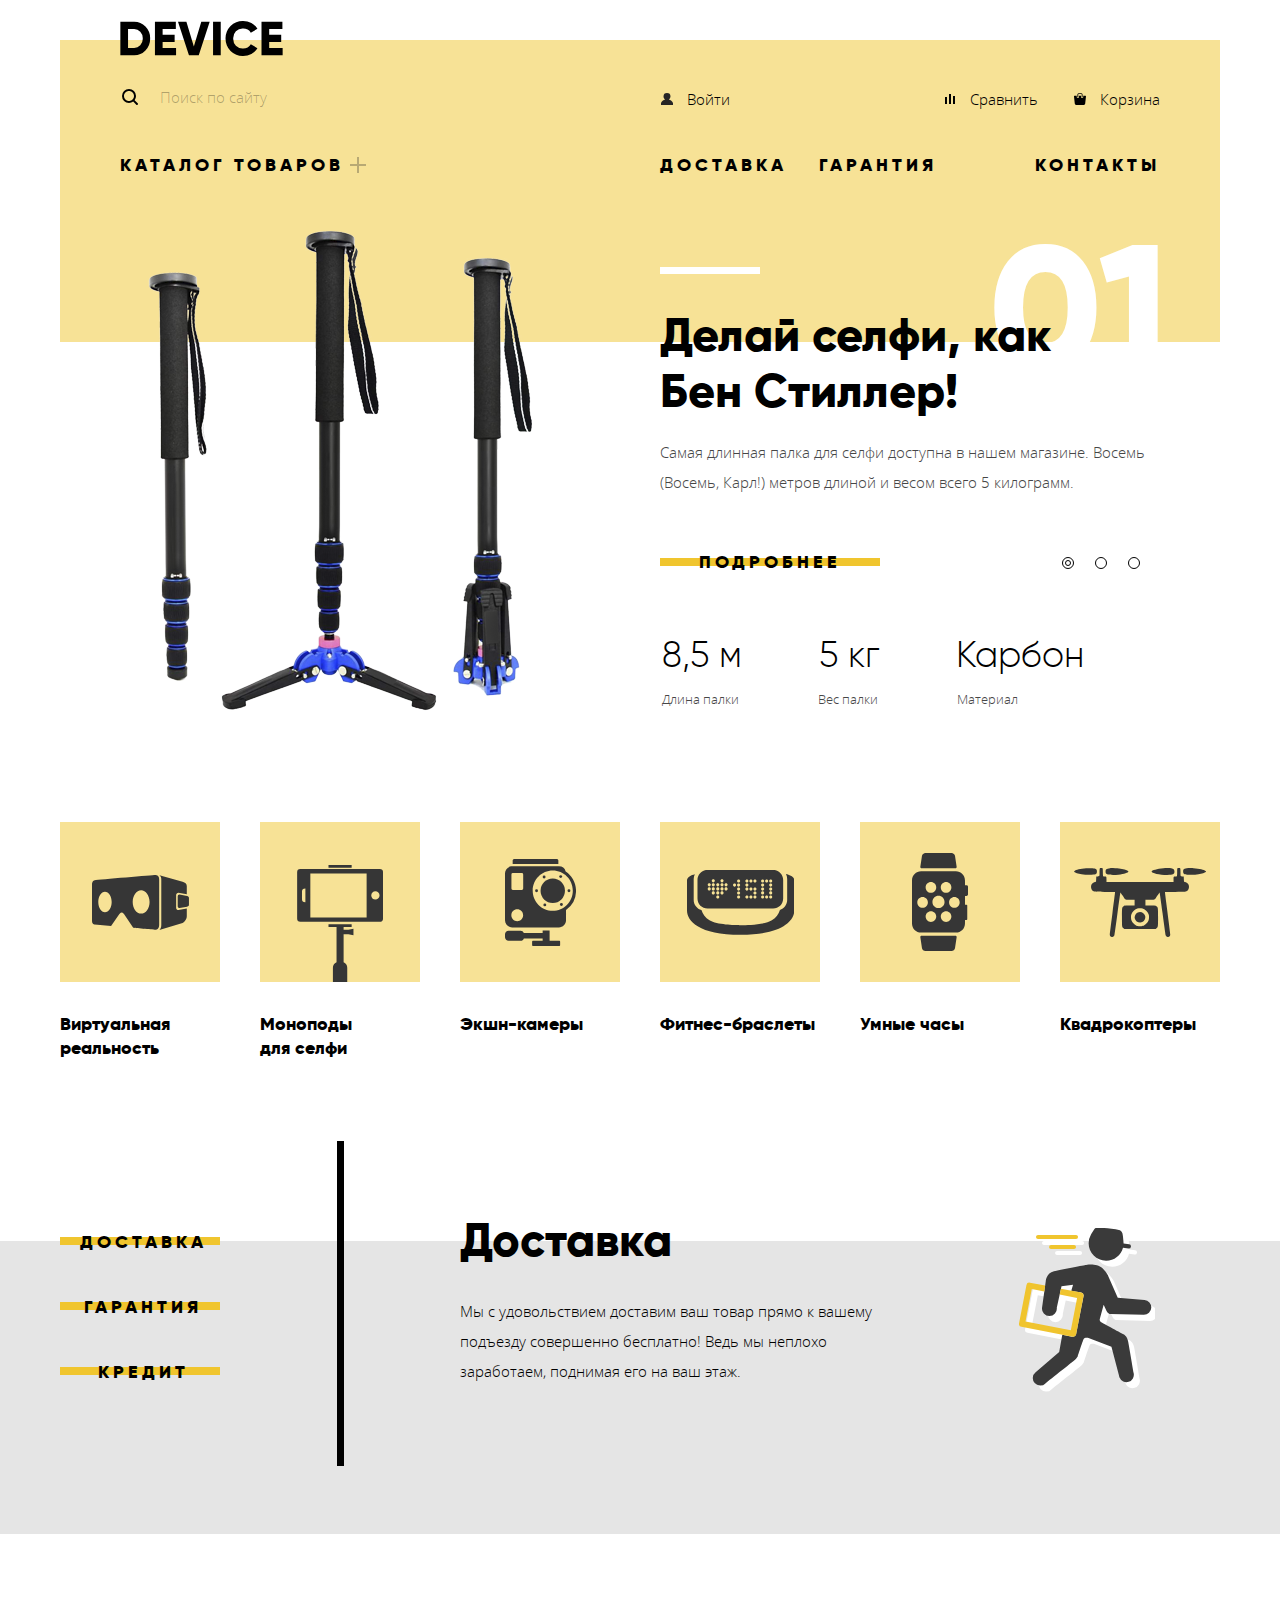
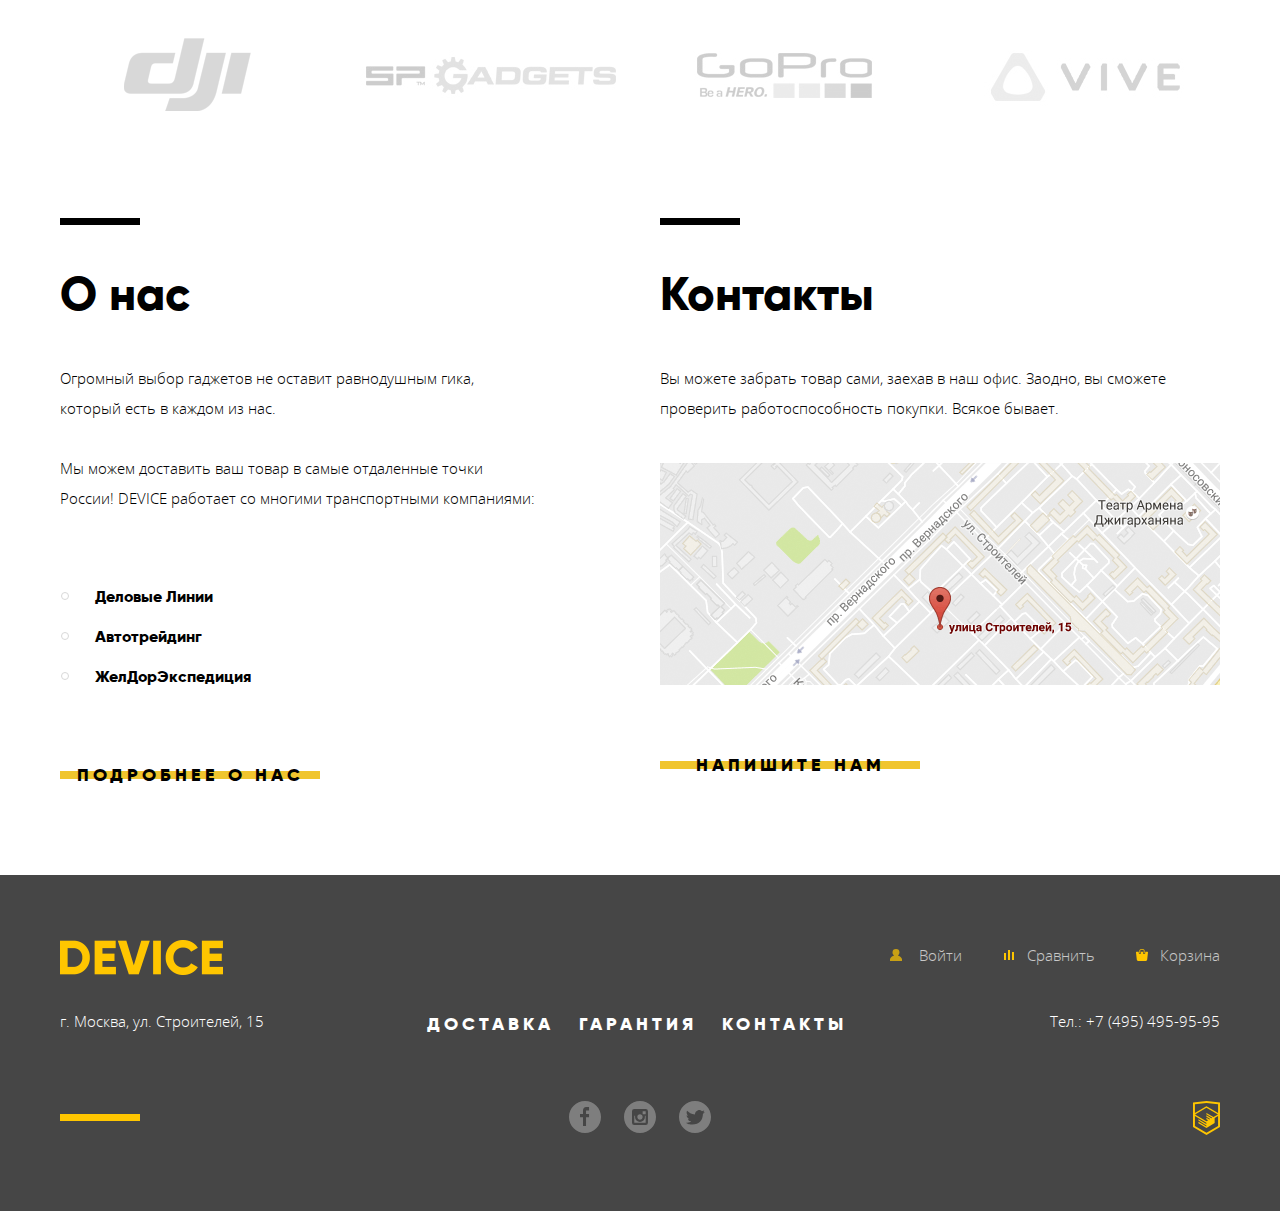
<file: index.html>
<!DOCTYPE html>
<html lang="ru">

<head>
  <meta charset="utf-8">
  <title>HTML Academy: Девайс</title>
  <link rel="stylesheet" href="css/normalize.css">
  <link rel="stylesheet" href="css/style.min.css">
</head>

<body>
<header class="main-header">
  <a class="main-header-logo">
    <img src="img/logo-device.svg" width="163" height="35" alt="Логотип интернет-магазина гаджетов Девайс">
  </a>
  <div class="main-header-wrapper">
    <div class="user-navigation-wrapper">
      <form class="main-header-search" method="get" id="main-header-search" action="https://echo.htmlacademy.ru" name="header-search">
        <label class="visually-hidden" for="search">Поиск по сайту</label>
        <input type="search" class="search-input" name="search" placeholder="Поиск по сайту" id="search" form="main-header-search">
        <button class="search-button" type="submit" form="main-header-search">Найти</button>
      </form>
      <div class="user-navigation-container">
        <ul class="user-navigation">
          <li class="user-navigation-item">
            <a class="user-navigation-link" href="#">Войти</a>
          </li>
        </ul>
        <ul class="purchase-options">
          <li class="purchase-options-item">
            <a class="purchase-options-link" href="#">Сравнить</a>
          </li>
          <li class="purchase-options-item">
            <a class="purchase-options-link" href="#">Корзина</a>
          </li>
        </ul>
      </div>
    </div>
    <nav class="site-navigation">
      <ul class="navigation-list">
        <li class="navigation-item">
          <a class="navigation-link" href="catalog.html">
            Каталог товаров
          </a>
          <ul class="dropdown-list">
            <li class="dropdown-item">
              <ul class="dropdown-column">
                <li class="dropdown-column-item">
                  <a class="dropdown-link" href="#">Виртуальная реальность</a>
                </li>
                <li class="dropdown-column-item">
                  <a class="dropdown-link" href="#">Моноподы для селфи</a>
                </li>
                <li class="dropdown-column-item">
                  <a class="dropdown-link" href="#">Экшн-камеры</a>
                </li>
              </ul>
            </li>
            <li class="dropdown-item">
              <ul class="dropdown-column">
                <li class="dropdown-column-item">
                  <a class="dropdown-link" href="#">Фитнес-браслеты</a>
                </li>
                <li class="dropdown-column-item">
                  <a class="dropdown-link" href="#">Умные часы</a>
                </li>
              </ul>
            </li>
            <li class="dropdown-item">
              <ul class="dropdown-column">
                <li class="dropdown-column-item">
                  <a class="dropdown-link" href="#">Квадрокоптеры</a>
                </li>
              </ul>
            </li>
          </ul>
        </li>
        <li class="navigation-item">
          <a class="navigation-link" href="#">Доставка</a>
        </li>
        <li class="navigation-item">
          <a class="navigation-link" href="#">Гарантия</a>
        </li>
        <li class="navigation-item">
          <a class="navigation-link" href="#">Контакты</a>
        </li>
      </ul>
    </nav>
  </div>
</header>
<main>
  <h1 class="visually-hidden">Интернет-магазин гаджетов Девайс</h1>
  <section class="promo-slider container">
    <h2 class="visually-hidden">Промо-товары</h2>
    <ul class="slider-list">
      <li class="slider-item slider-item-active">
        <div class="slider-img-container">
          <img src="img/slider-1.png" width="384" height="486" alt="Фото самой длинной палки для селфи">
        </div>
        <span class="slider-item-count">01</span>
        <div class="slider-wrapper">
          <p class="slider-item-slogan">
            Делай селфи, как Бен Стиллер!
          </p>
          <p class="slider-item-text">
            Самая длинная палка для селфи доступна в нашем магазине. Восемь (Восемь, Карл!) метров длиной и весом всего 5 килограмм.
          </p>
          <a class="slider-item-more button" href="#">Подробнее</a>
          <table class="slider-item-benefits">
            <tr class="benefits-title">
              <th>Длина палки</th>
              <th>Вес палки</th>
              <th>Материал</th>
            </tr>
            <tr class="benefits-value">
              <td>8,5 м</td>
              <td>5 кг</td>
              <td>Карбон</td>
            </tr>
          </table>
        </div>
      </li>
      <li class="slider-item">
        <div class="slider-img-container">
          <img src="img/slider-2.png" width="345" height="485" alt="Фото мотивирующего фитнес-браслета">
        </div>
        <span class="slider-item-count">02</span>
        <div class="slider-wrapper">
          <p class="slider-item-slogan">
            Худеем правильно!
          </p>
          <p class="slider-item-text">
            Мотивирующие фитнес-браслеты помогут найти в себе силы не пропускать занятия и соблюдать диету.
          </p>
          <a class="slider-item-more button" href="#">Подробнее</a>
          <table class="slider-item-benefits">
            <tr class="benefits-title">
              <th>Без подзарядки</th>
            </tr>
            <tr class="benefits-value">
              <td>48 часов</td>
            </tr>
          </table>
        </div>
      </li>
      <li class="slider-item">
        <div class="slider-img-container">
          <img src="img/slider-3.png" width="526" height="334" alt="Фото квадрокоптера">
        </div>
        <span class="slider-item-count">03</span>
        <div class="slider-wrapper">
          <p class="slider-item-slogan">
            Порхает как бабочка, жалит как пчела!
          </p>
          <p class="slider-item-text">
            Этот обычный, на первый взгляд, квадрокоптер оснащен мощным лазером, замаскированным под стандартную камеру.
          </p>
          <a class="slider-item-more button" href="#">Подробнее</a>
          <table class="slider-item-benefits">
            <tr class="benefits-title">
              <th>Дальность полета</th>
              <th>Радиус поражения</th>
            </tr>
            <tr class="benefits-value">
              <td>800 м</td>
              <td>50 м</td>
            </tr>
          </table>
        </div>
      </li>
    </ul>
    <ul class="slider-counter">
      <li class="counter-item">
        <button class="counter-btn counter-btn-active" data-id="0" type="button" aria-label="Выбрать первый слайд">
          Слайд №1
        </button>
      </li>
      <li class="counter-item">
        <button class="counter-btn" data-id="1" type="button" aria-label="Выбрать второй слайд">
          Слайд №2
        </button>
      </li>
      <li class="counter-item">
        <button class="counter-btn" data-id="2" type="button" aria-label="Выбрать третий слайд">
          Слайд №3
        </button>
      </li>
    </ul>
  </section>
  <section class="main-categories container">
    <h2 class="visually-hidden">Категории товаров</h2>
    <ul class="main-categories-list">
      <li class="main-categories-item">
        <h3 class="main-categories-title">
          <a class="main-categories-link" href="#">Виртуальная реальность</a>
        </h3>
      </li>
      <li class="main-categories-item">
        <h3 class="main-categories-title">
          <a class="main-categories-link" href="#">Моноподы для селфи</a>
        </h3>
      </li>
      <li class="main-categories-item">
        <h3 class="main-categories-title">
          <a class="main-categories-link" href="#">Экшн-камеры</a>
        </h3>
      </li>
      <li class="main-categories-item">
        <h3 class="main-categories-title">
          <a class="main-categories-link" href="#">Фитнес-браслеты</a>
        </h3>
      </li>
      <li class="main-categories-item">
        <h3 class="main-categories-title">
          <a class="main-categories-link" href="#">Умные часы</a>
        </h3>
      </li>
      <li class="main-categories-item">
        <h3 class="main-categories-title">
          <a class="main-categories-link" href="#">Квадрокоптеры</a>
        </h3>
      </li>
    </ul>
  </section>
  <section class="main-services">
    <div class="container">
      <h2 class="visually-hidden">Услуги</h2>
      <ul class="main-services-list">
        <li class="main-services-item">
          <button class="main-services-link button main-services-link-active" data-id="0" type="button">Доставка</button>
        </li>
        <li class="main-services-item">
          <button class="main-services-link button" data-id="1" type="button">Гарантия</button>
        </li>
        <li class="main-services-item">
          <button class="main-services-link button" data-id="2" type="button">Кредит</button>
        </li>
      </ul>
      <ul class="services-description">
        <li class="services-description-item services-description-item-active">
          <h3 class="services-title">Доставка</h3>
          <p class="services-text">
            Мы с удовольствием доставим ваш товар прямо к вашему подъезду совершенно бесплатно! Ведь мы неплохо заработаем, поднимая его на ваш этаж.
          </p>
        </li>
        <li class="services-description-item">
          <h3 class="services-title">Гарантия</h3>
          <p class="services-text">
            Если из-за возгорания купленного у нас товара у вас сгорит дом — не переживайте, мы выдадим вам новый.
            <br> Товар, не дом, конечно же.
          </p>
        </li>
        <li class="services-description-item">
          <h3 class="services-title">Кредит</h3>
          <p class="services-text">
            Залезть в долговую яму стало проще! Кредитные консультанты подберут для вас наиболее выгодные условия кредита. Выгодные для нашего банка, разумеется.
          </p>
        </li>
      </ul>
    </div>
  </section>
  <section class="main-partners container">
    <h2 class="visually-hidden">Поставщики</h2>
    <ul class="main-partners-list">
      <li class="main-partners-item">
        <a class="main-partners-link">
          <img src="img/logo-1.png" width="260" height="100" alt="Логотип фирмы dji">
        </a>
      </li>
      <li class="main-partners-item">
        <a class="main-partners-link">
          <img src="img/logo-2.png" width="260" height="100" alt="Логотип фирмы spgadgets">
        </a>
      </li>
      <li class="main-partners-item">
        <a class="main-partners-link">
          <img src="img/logo-3.png" width="260" height="100" alt="Логотип фирмы gopro">
        </a>
      </li>
      <li class="main-partners-item">
        <a class="main-partners-link">
          <img src="img/logo-4.png" width="260" height="100" alt="Логотип фирмы vive">
        </a>
      </li>
    </ul>
  </section>
  <div class="info-wrapper container">
    <section class="main-info">
      <h2 class="main-info-title title">О нас</h2>
      <p class="main-info-text">
        Огромный выбор гаджетов не оставит равнодушным гика, который есть в каждом из нас.
      </p>
      <p class="main-info-delivery">
        Мы можем доставить ваш товар в самые отдаленные точки России! DEVICE работает со многими транспортными компаниями:
      </p>
      <ul class="main-info-list">
        <li class="main-info-item">Деловые Линии</li>
        <li class="main-info-item">Автотрейдинг</li>
        <li class="main-info-item">ЖелДорЭкспедиция</li>
      </ul>
      <a class="main-info-link button" href="#">Подробнее о нас</a>
    </section>
    <section class="main-contacts">
      <h2 class="main-contacts-title title">Контакты</h2>
      <p class="main-contacts-text">
        Вы можете забрать товар сами, заехав в наш офис. Заодно, вы сможете проверить работоспособность покупки. Всякое бывает.
      </p>
      <a class="main-contacts-map" id="modal-map-open" href="https://yandex.ru/maps/-/CBFye-vHTC">
        <img src="img/map.png" width="560" height="222" alt="Карта">
      </a>
      <a class="main-contacts-link button" id="modal-letter-open" href="letter.html">Напишите нам</a>
    </section>
  </div>
</main>
<footer class="site-footer">
  <div class="footer-wrapper container">
    <div class="footer-top-wrapper">
      <a class="site-footer-logo" href="#">
        <img src="img/logofooter.svg" width="163" height="35" alt="Логотип интернет-магазина гаджетов Девайс">
      </a>
      <ul class="footer-user-navigation">
        <li class="footer-user-navigation-item">
          <a class="footer-login-link" href="#">Войти</a>
        </li>
      </ul>
      <ul class="footer-purchase-options">
        <li class="footer-purchase-options-item">
          <a class="footer-purchase-options-link" href="#">Сравнить</a>
        </li>
        <li class="footer-purchase-options-item">
          <a class="footer-purchase-options-link" href="#">Корзина</a>
        </li>
      </ul>
    </div>
    <div class="footer-mid-wrapper">
      <ul class="footer-navigation-list">
        <li class="footer-navigation-item">
          <a class="footer-navigation-link" href="#">Доставка</a>
        </li>
        <li class="footer-navigation-item">
          <a class="footer-navigation-link" href="#">Гарантия</a>
        </li>
        <li class="footer-navigation-item">
          <a class="footer-navigation-link" href="#">Контакты</a>
        </li>
      </ul>
      <p class="footer-address">
        г. Москва, ул. Строителей, 15
      </p>
      <p class="footer-telephone">
        Тел.: +7 (495) 495-95-95
      </p>
    </div>
    <div class="footer-bottom-wrapper">
      <ul class="footer-socials">
        <li>
          <a class="social-button" href="#" aria-label="Магазин Девайс на фейсбуке">
            <span class="visually-hidden">Фейсбук</span>
            <svg xmlns="http://www.w3.org/2000/svg" width="32" height="32" viewBox="0 0 32 32">
              <path fill="#FFF" d="M16 0C7.164 0 0 7.163 0 16s7.164 16 16 16c8.837 0 16-7.164 16-16S24.837 0 16 0zm4.062 9.455h-3.021v3.444h3.021v3.445h-3.021v8.61H14.02v-8.61H11v-3.445h3.021V9.455c0-1.902 1.353-3.445 3.021-3.445h3.021v3.445z" />
            </svg>
          </a>
        </li>
        <li>
          <a class="social-button" href="#" aria-label="Магазин Девайс в инстаграме">
            <span class="visually-hidden">Инстаграм</span>
            <svg xmlns="http://www.w3.org/2000/svg" width="32" height="32" viewBox="0 0 32 32">
              <g fill="#FFF">
                <path d="M20.916 16a4.938 4.938 0 1 1-9.877 0c0-.394.051-.773.138-1.14h-.897v6.838h11.396V14.86h-.897c.086.367.137.746.137 1.14z" />
                <path d="M15.978 18.659c1.466 0 2.659-1.193 2.659-2.659s-1.193-2.659-2.659-2.659c-1.466 0-2.659 1.193-2.659 2.659s1.192 2.659 2.659 2.659zM18.637 10.302h3.039v3.039h-3.039z" />
                <path d="M16 0C7.164 0 0 7.164 0 16c0 8.837 7.164 16 16 16 8.837 0 16-7.163 16-16 0-8.836-7.163-16-16-16zm7.955 21.698a2.285 2.285 0 0 1-2.279 2.279H10.279A2.285 2.285 0 0 1 8 21.698V10.302a2.286 2.286 0 0 1 2.279-2.279h11.396a2.286 2.286 0 0 1 2.279 2.279v11.396z" />
              </g>
            </svg>
          </a>
        </li>
        <li>
          <a class="social-button" href="#" aria-label="Магазин Девайс в твиттере">
            <span class="visually-hidden">Твиттер</span>
            <svg xmlns="http://www.w3.org/2000/svg" width="32" height="32" viewBox="0 0 32 32">
              <path fill="#FFF" d="M16 0C7.164 0 0 7.164 0 16c0 8.837 7.164 16 16 16 8.837 0 16-7.163 16-16 0-8.836-7.163-16-16-16zm7.944 12.809c-.251 6.516-3.463 10.832-10.992 10.702h-.486c-.447 0-4.543-.443-5.344-1.823 2.479.19 4.247-.406 5.12-1.136-1.048-.289-2.923-.461-3.251-2.848.384.104.618.221 1.299.113-1.307-.824-2.758-1.519-2.679-3.643.311.317 1.164.518 1.46.457-.768-.233-2.149-3.244-.974-4.781 1.984 1.79 4.075 3.482 7.804 3.643.227-2.214 1.24-3.699 3.168-4.325 1.84-.479 3.255.26 3.901 1.138.737-.224 1.453-.466 2.193-.685-.004.833-.569 1.463-.935 1.709.747.165 1.423-.475 1.423-.475-.184.963-1.094 1.725-1.707 1.954z" />
            </svg>
          </a>
        </li>
      </ul>
      <a class="footer-copyright" href="https://htmlacademy.ru/intensive/htmlcss">
        <img src="img/logo-html.svg" width="27" height="34" alt="Htmlacademy">
      </a>
    </div>
  </div>
</footer>
<section class="modal-letter modal modal-show modal-close" id="modal-letter">
  <h2 class="visually-hidden">Форма обратной связи</h2>
  <form id="modal-letter-form" class="modal-letter-form" method="post" action="https://echo.htmlacademy.ru" name="modal-letter">
    <ul class="modal-letter-list">
      <li class="modal-letter-item">
        <label for="modal-name">Ваше имя:</label>
        <input type="text" placeholder="Имя Фамилия" id="modal-name" class="modal-name" form="modal-letter-form" name="modal-name">
      </li>
      <li class="modal-letter-item">
        <label for="modal-email">Ваше e-mail:</label>
        <input type="email" placeholder="email@example.com" id="modal-email" class="modal-email" form="modal-letter-form" name="modal-email">
      </li>
      <li class="modal-letter-item">
        <label for="modal-cover-letter">Текст письма:</label>
        <textarea placeholder="В свободной форме" id="modal-cover-letter" class="modal-cover-letter" rows="7" cols="100" form="modal-letter-form" name="modal-cover-letter"></textarea>
      </li>
    </ul>
    <button class="button modal-letter-button" type="submit" form="modal-letter-form">Отправить</button>
  </form>
  <button class="modal-close-button" id="modal-letter-close" type="button" aria-label="Закрыть форму обратной связи">
    <span class="visually-hidden">Закрыть</span>
  </button>
</section>
<section class="modal-map modal modal-show modal-close" id="modal-map">
  <h2 class="visually-hidden">Как до нас добраться</h2>
  <iframe src="https://yandex.ru/map-widget/v1/-/CCqg7Djf" width="994" height="593"></iframe>
  <p>
    <img src="img/map-modal.jpg" width="994" height="593" alt="Офис компании по адресу г. Москва, ул. Строителей, 15">
  </p>
  <button class="modal-close-button" id="modal-map-close" type="button" aria-label="Закрыть форму обратной связи">
    <span class="visually-hidden">Закрыть</span>
  </button>
</section>
<div class="modal-overlay modal-close" id="modal-letter-overlay"></div>
<div class="modal-overlay modal-close" id="modal-map-overlay"></div>
<script src="js/script.min.js"></script>
</body>

</html>
</file>
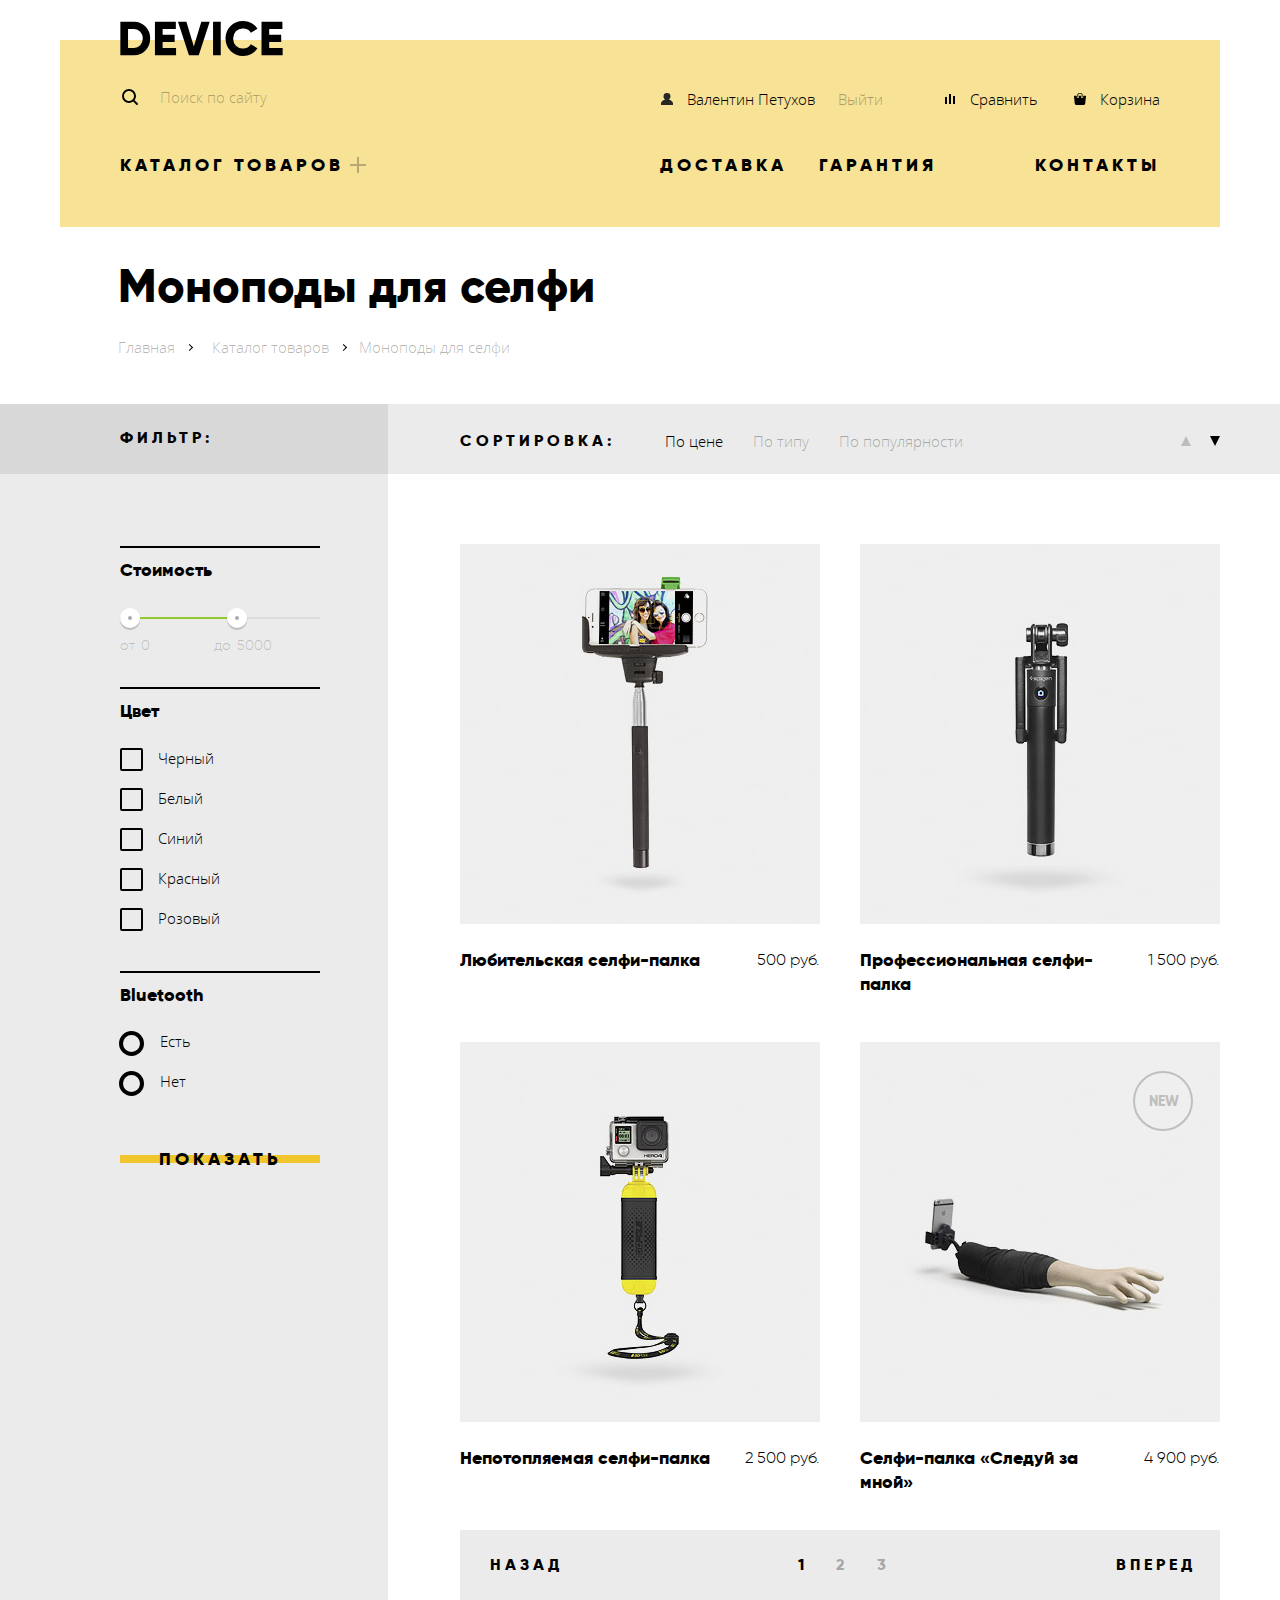
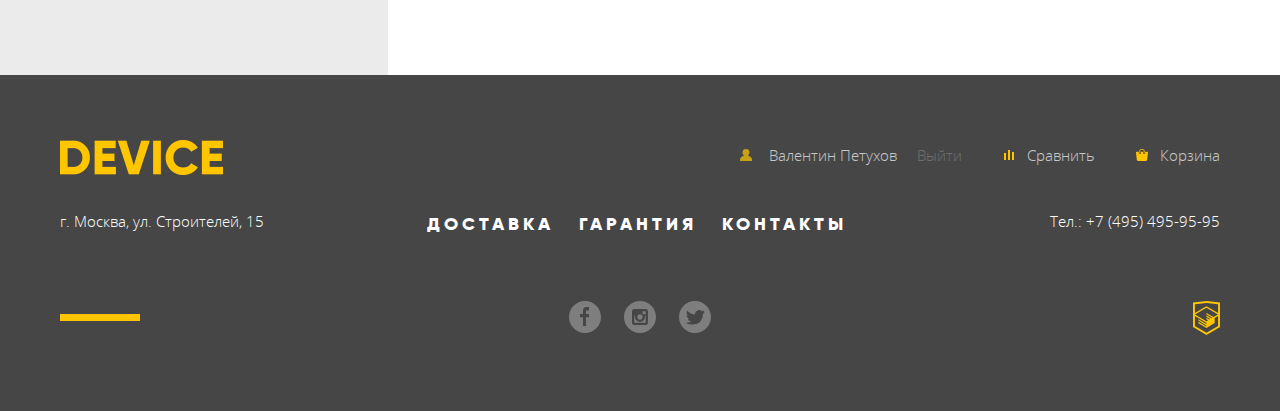
<file: catalog.html>
<!DOCTYPE html>
<html lang="en">

<head>
    <meta charset="UTF-8">
    <title>Девайс. Каталог товаров</title>
    <link rel="stylesheet" href="css/normalize.css">
    <link rel="stylesheet" href="css/style.min.css">
</head>

<body>
<header class="main-header">
    <a class="main-header-logo" href="index.html">
        <img src="img/logo-device.svg" width="163" height="35" alt="Логотип интернет-магазина гаджетов Девайс">
    </a>
    <div class="main-header-wrapper inner-header-wrapper">
        <div class="user-navigation-wrapper">
            <form class="main-header-search" method="get" id="main-header-search" action="https://echo.htmlacademy.ru" name="header-search">
                <label class="visually-hidden" for="search">Поиск по сайту</label>
                <input type="search" class="search-input" name="search" placeholder="Поиск по сайту" id="search" form="main-header-search">
                <button class="search-button" type="submit" form="main-header-search">Найти</button>
            </form>
            <div class="user-navigation-container">
                <ul class="user-navigation">
                    <li class="user-navigation-item">
                        <a class="user-navigation-link" href="#">Валентин Петухов</a>
                    </li>
                    <li class="user-navigation-item">
                        <a class="user-navigation-link" href="#">Выйти</a>
                    </li>
                </ul>
                <ul class="purchase-options">
                    <li class="purchase-options-item">
                        <a class="purchase-options-link" href="#">Сравнить</a>
                    </li>
                    <li class="purchase-options-item">
                        <a class="purchase-options-link" href="#">Корзина</a>
                    </li>
                </ul>
            </div>
        </div>
        <nav class="site-navigation">
            <ul class="navigation-list">
                <li class="navigation-item">
                    <a class="navigation-link" href="catalog.html">
                        Каталог товаров
                    </a>
                    <ul class="dropdown-list">
                        <li class="dropdown-item">
                            <ul class="dropdown-column">
                                <li class="dropdown-column-item">
                                    <a class="dropdown-link" href="#">Виртуальная реальность</a>
                                </li>
                                <li class="dropdown-column-item">
                                    <a class="dropdown-link" href="#">Моноподы для селфи</a>
                                </li>
                                <li class="dropdown-column-item">
                                    <a class="dropdown-link" href="#">Экшн-камеры</a>
                                </li>
                            </ul>
                        </li>
                        <li class="dropdown-item">
                            <ul class="dropdown-column">
                                <li class="dropdown-column-item">
                                    <a class="dropdown-link" href="#">Фитнес-браслеты</a>
                                </li>
                                <li class="dropdown-column-item">
                                    <a class="dropdown-link" href="#">Умные часы</a>
                                </li>
                            </ul>
                        </li>
                        <li class="dropdown-item">
                            <ul class="dropdown-column">
                                <li class="dropdown-column-item">
                                    <a class="dropdown-link" href="#">Квадрокоптеры</a>
                                </li>
                            </ul>
                        </li>
                    </ul>
                </li>
                <li class="navigation-item">
                    <a class="navigation-link" href="#">Доставка</a>
                </li>
                <li class="navigation-item">
                    <a class="navigation-link" href="#">Гарантия</a>
                </li>
                <li class="navigation-item">
                    <a class="navigation-link" href="#">Контакты</a>
                </li>
            </ul>
        </nav>
    </div>
</header>
<main>
    <div class="page-navigation-wrapper container">
        <h1 class="page-title">Моноподы для селфи</h1>
        <ul class="breadcrumbs">
            <li class="breadcrumbs-item"><a class="breadcrumbs-link" href="index.html">Главная</a></li>
            <li class="breadcrumbs-item"><a class="breadcrumbs-link" href="catalog.html">Каталог товаров</a></li>
            <li class="breadcrumbs-item breadcrumbs-current">Моноподы для селфи</li>
        </ul>
    </div>
    <div class="catalog-wrapper">
        <div class="inner-container container">
            <section class="filter">
                <form id="filter" action="https://echo.htmlacademy.ru" method="post" name="filter">
                    <h2 class="filter-title">Фильтр:</h2>
                    <h3 class="filter-item-title">Стоимость</h3>
                    <div class="range-controls">
                        <div class="scale">
                            <div class="bar"></div>
                        </div>
                        <div class="range-toggle range-toggle-min"></div>
                        <div class="range-toggle range-toggle-max"></div>
                    </div>
                    <div class="price-controls">
                        <label class="min-price">от
                            <input type="text" name="min-price" value="0">
                        </label>
                        <label class="max-price">до
                            <input type="text" name="max-price" value="5000">
                        </label>
                    </div>
                    <h3 class="filter-item-title filter-color-title">Цвет</h3>
                    <ul class="filter-color-list">
                        <li class="filter-color-item">
                            <input type="checkbox" name="colorBlack" form="filter" id="colorBlack" class="filter-checkbox visually-hidden">
                            <label for="colorBlack">
                                <span class="custom-checkbox"></span> Черный
                            </label>
                        </li>
                        <li class="filter-color-item">
                            <input type="checkbox" name="colorWhite" form="filter" id="colorWhite" class="filter-checkbox visually-hidden">
                            <label for="colorWhite">
                                <span class="custom-checkbox"></span> Белый
                            </label>
                        </li>
                        <li class="filter-color-item">
                            <input type="checkbox" name="colorBlue" form="filter" id="colorBlue" class="filter-checkbox visually-hidden">
                            <label for="colorBlue">
                                <span class="custom-checkbox"></span> Синий
                            </label>
                        </li>
                        <li class="filter-color-item">
                            <input type="checkbox" name="colorRed" form="filter" id="colorRed" class="filter-checkbox visually-hidden">
                            <label for="colorRed">
                                <span class="custom-checkbox"></span> Красный
                            </label>
                        </li>
                        <li class="filter-color-item">
                            <input type="checkbox" name="colorPink" form="filter" id="colorPink" class="filter-checkbox visually-hidden">
                            <label for="colorPink">
                                <span class="custom-checkbox"></span> Розовый
                            </label>
                        </li>
                    </ul>
                    <h3 class="filter-item-title filter-bluetooth-title">Bluetooth</h3>
                    <ul class="filter-bluetooth-list">
                        <li class="filter-bluetooth-item">
                            <input type="radio" name="bluetooth" form="filter" id="bluetooth-true" class="filter-radio visually-hidden">
                            <label for="bluetooth-true">
                                <span class="custom-radio"></span> Есть
                            </label>
                        </li>
                        <li class="filter-bluetooth-item">
                            <input type="radio" name="bluetooth" form="filter" id="bluetooth-false" class="filter-radio visually-hidden">
                            <label for="bluetooth-false">
                                <span class="custom-radio"></span> Нет
                            </label>
                        </li>
                    </ul>
                    <button class="filter-button button" type="submit">Показать</button>
                </form>
            </section>
            <div class="inner-content-wrapper">
                <section class="sort">
                    <h2 class="sort-title">Сортировка:</h2>
                    <ul class="sort-list">
                        <li class="sort-item"><a class="sort-link sort-active" aria-label="Сортировка по цене">По цене</a></li>
                        <li class="sort-item"><a class="sort-link" aria-label="Сортировка по типу">По типу</a></li>
                        <li class="sort-item"><a class="sort-link" aria-label="Соритровка по популярности">По популярности</a></li>
                    </ul>
                    <ul class="sort-priority">
                        <li class="sort-priority-item">
                            <a class="priority-link" aria-label="Сортировка по позрастанию">
                                <span class="visually-hidden">Возрастание</span>
                            </a>
                        </li>
                        <li class="sort-priority-item priority-active">
                            <a class="priority-link" aria-label="Сортировка по убыванию">
                                <span class="visually-hidden">Убывание</span>
                            </a>
                        </li>
                    </ul>
                </section>
                <section class="page-catalog">
                    <h2 class="visually-hidden">Каталог моноподов для селфи</h2>
                    <ul class="catalog-list">
                        <li class="catalog-item">
                            <h3 class="catalog-item-title">Любительская селфи-палка</h3>
                            <a class="catalog-item-image">
                                <img src="img/item-1.jpg" width="360" height="380" alt="Любительская селфи-палка">
                            </a>
                            <span class="catalog-item-price">500 руб.</span>
                            <div class="catalog-item-active">
                                <a class="add-to-cart button" href="#">
                                    В корзину
                                </a>
                                <a class="add-to-compare" href="#">
                                    Добавить к сравнению
                                </a>
                            </div>
                        </li>
                        <li class="catalog-item">
                            <h3 class="catalog-item-title">Профессиональная селфи-палка</h3>
                            <a class="catalog-item-image">
                                <img src="img/item-2.jpg" width="360" height="380" alt="Профессиональная селфи-палка">
                            </a>
                            <span class="catalog-item-price">1 500 руб.</span>
                            <div class="catalog-item-active">
                                <a class="add-to-cart button" href="#">
                                    В корзину
                                </a>
                                <a class="add-to-compare" href="#">
                                    Добавить к сравнению
                                </a>
                            </div>
                        </li>
                        <li class="catalog-item">
                            <h3 class="catalog-item-title">Непотопляемая селфи-палка</h3>
                            <a class="catalog-item-image">
                                <img src="img/item-3.jpg" width="360" height="380" alt="Непотопляемая селфи-палка">
                            </a>
                            <span class="catalog-item-price">2 500 руб.</span>
                            <div class="catalog-item-active">
                                <a class="add-to-cart button" href="#">
                                    В корзину
                                </a>
                                <a class="add-to-compare" href="#">
                                    Добавить к сравнению
                                </a>
                            </div>
                        </li>
                        <li class="catalog-item catalog-item-new">
                            <h3 class="catalog-item-title">Селфи-палка «Следуй за мной»</h3>
                            <a class="catalog-item-image">
                                <img src="img/item-4.jpg" width="360" height="380" alt="Селфи-палка «Следуй за мной»">
                            </a>
                            <span class="catalog-item-price">4 900 руб.</span>
                            <div class="catalog-item-active">
                                <a class="add-to-cart button" href="#">
                                    В корзину
                                </a>
                                <a class="add-to-compare" href="#">
                                    Добавить к сравнению
                                </a>
                            </div>
                        </li>
                    </ul>
                </section>
                <section class="pagination">
                    <h2 class="visually-hidden">Навигация по страницам каталога</h2>
                    <a class="pagination-link-prev" href="#" aria-label="Вернуться на одну страницу назад">Назад</a>
                    <ul class="pagination-list">
                        <li class="pagination-item">
                            <a class="pagination-link pagination-link-current" aria-label="Страница номер 1">1</a>
                        </li>
                        <li class="pagination-item">
                            <a class="pagination-link" href="#" aria-label="Страница номер 2">2</a>
                        </li>
                        <li class="pagination-item">
                            <a class="pagination-link" href="#" aria-label="Страница номер 3">3</a>
                        </li>
                    </ul>
                    <a class="pagination-link-next" href="#" aria-label="Перейти на одну страницу вперед">Вперед</a>
                </section>
            </div>
        </div>
    </div>
</main>
<footer class="site-footer">
    <div class="footer-wrapper container">
        <div class="footer-top-wrapper">
            <a class="site-footer-logo" href="index.html">
                <img src="img/logofooter.svg" width="163" height="35" alt="Логотип интернет-магазина гаджетов Девайс">
            </a>
            <ul class="footer-user-navigation">
                <li class="footer-user-navigation-item">
                    <a class="footer-login-link" href="#">Валентин Петухов</a>
                </li>
                <li class="footer-user-navigation-item">
                    <a class="footer-login-link" href="#">Выйти</a>
                </li>
            </ul>
            <ul class="footer-purchase-options">
                <li class="footer-purchase-options-item">
                    <a class="footer-purchase-options-link" href="#">Сравнить</a>
                </li>
                <li class="footer-purchase-options-item">
                    <a class="footer-purchase-options-link" href="#">Корзина</a>
                </li>
            </ul>
        </div>
        <div class="footer-mid-wrapper">
            <ul class="footer-navigation-list">
                <li class="footer-navigation-item">
                    <a class="footer-navigation-link" href="#">Доставка</a>
                </li>
                <li class="footer-navigation-item">
                    <a class="footer-navigation-link" href="#">Гарантия</a>
                </li>
                <li class="footer-navigation-item">
                    <a class="footer-navigation-link" href="#">Контакты</a>
                </li>
            </ul>
            <p class="footer-address">
                г. Москва, ул. Строителей, 15
            </p>
            <p class="footer-telephone">
                Тел.: +7 (495) 495-95-95
            </p>
        </div>
        <div class="footer-bottom-wrapper">
            <ul class="footer-socials">
                <li>
                    <a class="social-button" href="#" aria-label="Магазин Девайс на фейсбуке">
                        <span class="visually-hidden">Фейсбук</span>
                        <svg xmlns="http://www.w3.org/2000/svg" width="32" height="32" viewBox="0 0 32 32">
                            <path fill="#FFF" d="M16 0C7.164 0 0 7.163 0 16s7.164 16 16 16c8.837 0 16-7.164 16-16S24.837 0 16 0zm4.062 9.455h-3.021v3.444h3.021v3.445h-3.021v8.61H14.02v-8.61H11v-3.445h3.021V9.455c0-1.902 1.353-3.445 3.021-3.445h3.021v3.445z" />
                        </svg>
                    </a>
                </li>
                <li>
                    <a class="social-button" href="#" aria-label="Магазин Девайс в инстаграме">
                        <span class="visually-hidden">Инстаграм</span>
                        <svg xmlns="http://www.w3.org/2000/svg" width="32" height="32" viewBox="0 0 32 32">
                            <g fill="#FFF">
                                <path d="M20.916 16a4.938 4.938 0 1 1-9.877 0c0-.394.051-.773.138-1.14h-.897v6.838h11.396V14.86h-.897c.086.367.137.746.137 1.14z" />
                                <path d="M15.978 18.659c1.466 0 2.659-1.193 2.659-2.659s-1.193-2.659-2.659-2.659c-1.466 0-2.659 1.193-2.659 2.659s1.192 2.659 2.659 2.659zM18.637 10.302h3.039v3.039h-3.039z" />
                                <path d="M16 0C7.164 0 0 7.164 0 16c0 8.837 7.164 16 16 16 8.837 0 16-7.163 16-16 0-8.836-7.163-16-16-16zm7.955 21.698a2.285 2.285 0 0 1-2.279 2.279H10.279A2.285 2.285 0 0 1 8 21.698V10.302a2.286 2.286 0 0 1 2.279-2.279h11.396a2.286 2.286 0 0 1 2.279 2.279v11.396z" />
                            </g>
                        </svg>
                    </a>
                </li>
                <li>
                    <a class="social-button" href="#" aria-label="Магазин Девайс в твиттере">
                        <span class="visually-hidden">Твиттер</span>
                        <svg xmlns="http://www.w3.org/2000/svg" width="32" height="32" viewBox="0 0 32 32">
                            <path fill="#FFF" d="M16 0C7.164 0 0 7.164 0 16c0 8.837 7.164 16 16 16 8.837 0 16-7.163 16-16 0-8.836-7.163-16-16-16zm7.944 12.809c-.251 6.516-3.463 10.832-10.992 10.702h-.486c-.447 0-4.543-.443-5.344-1.823 2.479.19 4.247-.406 5.12-1.136-1.048-.289-2.923-.461-3.251-2.848.384.104.618.221 1.299.113-1.307-.824-2.758-1.519-2.679-3.643.311.317 1.164.518 1.46.457-.768-.233-2.149-3.244-.974-4.781 1.984 1.79 4.075 3.482 7.804 3.643.227-2.214 1.24-3.699 3.168-4.325 1.84-.479 3.255.26 3.901 1.138.737-.224 1.453-.466 2.193-.685-.004.833-.569 1.463-.935 1.709.747.165 1.423-.475 1.423-.475-.184.963-1.094 1.725-1.707 1.954z" />
                        </svg>
                    </a>
                </li>
            </ul>
            <a class="footer-copyright" href="https://htmlacademy.ru/intensive/htmlcss">
                <img src="img/logo-html.svg" width="27" height="34" alt="Htmlacademy">
            </a>
        </div>
    </div>
</footer>
</body>

</html>
</file>
<file: css/style.min.css>
@font-face{font-family:"Open Sans";src:url(../fonts/opensans.woff2) format("woff2"),url(../fonts/opensans.woff) format("woff");font-weight:400;font-style:normal}@font-face{font-family:"Open Sans";src:url(../fonts/opensanslight.woff2) format("woff2"),url(../fonts/opensanslight.woff) format("woff");font-weight:300;font-style:normal}@font-face{font-family:"Gilroy";src:url(../fonts/gilroyextrabold.woff2) format("woff2"),url(../fonts/gilroyextrabold.woff) format("woff");font-weight:800;font-style:normal}@font-face{font-family:"Gilroy";src:url(../fonts/gilroylight.woff2) format("woff2"),url(../fonts/gilroylight.woff) format("woff");font-weight:300;font-style:normal}*,*::after,*::before{-webkit-box-sizing:inherit;box-sizing:inherit}body{-webkit-box-sizing:border-box;box-sizing:border-box;padding:0;margin:0;font-family:"Open Sans","Arial",sans-serif;font-weight:300;font-style:normal;font-size:15px;line-height:30px;background-color:#fff}a{text-decoration:none}img{max-width:100%;height:auto}.visually-hidden{position:absolute;clip:rect(0 0 0 0);width:1px;height:1px;margin:-1px}.main-header{width:1180px;margin:0 auto;padding:0 10px;position:relative}.main-header-logo{position:absolute;top:-19px;left:70px}.main-header-logo:hover,.main-header-logo:focus{opacity:.6}.main-header-logo:active{opacity:.3}.main-header-wrapper{display:-webkit-box;display:-ms-flexbox;display:flex;-webkit-box-orient:vertical;-webkit-box-direction:normal;-ms-flex-direction:column;flex-direction:column;margin-top:40px;padding:32px 60px 165px 60px;background-color:#f7e296}.inner-header-wrapper{padding-bottom:50px;margin-bottom:35px}.user-navigation-wrapper{display:-webkit-box;display:-ms-flexbox;display:flex;-webkit-box-pack:justify;-ms-flex-pack:justify;justify-content:space-between;width:1040px;-webkit-box-align:center;-ms-flex-align:center;align-items:center;margin-bottom:27px}.main-header-search{position:relative;display:-webkit-box;display:-ms-flexbox;display:flex;-webkit-box-align:center;-ms-flex-align:center;align-items:center;margin:0;width:440px}.main-header-search::before{content:"";position:absolute;top:15px;left:0;width:20px;height:20px;background:url(../img/search.svg) center no-repeat}.main-header-search input[type="search"]{display:block;padding:10px 0 14px 40px;width:355px;font:inherit;border:none;background-color:#f7e296}.main-header-search input[type="search"]::-webkit-input-placeholder{color:rgba(0,0,0,.3)}.main-header-search input[type="search"]:-ms-input-placeholder{color:rgba(0,0,0,.3)}.main-header-search input[type="search"]::-ms-input-placeholder{color:rgba(0,0,0,.3)}.main-header-search input[type="search"]::placeholder{color:rgba(0,0,0,.3)}.main-header-search input[type="search"]:hover::-webkit-input-placeholder{color:rgba(0,0,0,.6)}.main-header-search input[type="search"]:hover:-ms-input-placeholder{color:rgba(0,0,0,.6)}.main-header-search input[type="search"]:hover::-ms-input-placeholder{color:rgba(0,0,0,.6)}.main-header-search input[type="search"]:hover::placeholder{color:rgba(0,0,0,.6)}.main-header-search input[type="search"]:focus::-webkit-input-placeholder{color:rgba(0,0,0,1)}.main-header-search input[type="search"]:focus:-ms-input-placeholder{color:rgba(0,0,0,1)}.main-header-search input[type="search"]:focus::-ms-input-placeholder{color:rgba(0,0,0,1)}.main-header-search input[type="search"]:focus::placeholder{color:rgba(0,0,0,1)}input[type="search"].search-input:focus{padding-bottom:12px;color:rgba(0,0,0,1);border-bottom:2px solid #000}.search-button{position:relative;opacity:0;padding:8px 19px;font:inherit;text-align:center;color:rgba(0,0,0,1);vertical-align:middle;background-color:#f7e296;border:2px solid #000}.search-button:hover,.search-button:focus{color:#fff;opacity:1;background-color:#000}.search-button:active{color:rgba(255,255,255,.3);background-color:#000}input[type="search"]:focus+.search-button{opacity:1}.user-navigation-container{display:-webkit-box;display:-ms-flexbox;display:flex;width:500px}.user-navigation{display:-webkit-box;display:-ms-flexbox;display:flex;list-style:none;margin:0 auto 0 0;padding:0}.user-navigation-item{position:relative}.user-navigation-link{display:block;padding-left:27px;padding-right:11px;color:rgba(0,0,0,1)}.user-navigation-item:nth-child(1) .user-navigation-link::before{content:"";position:absolute;top:9px;left:1px;width:12px;height:12px;background:url(../img/header-user.svg) center no-repeat}.user-navigation-item:nth-child(2) .user-navigation-link{padding-left:12px}.user-navigation-item:hover,.user-navigation-item:focus{opacity:.6}.user-navigation-item:active{opacity:.3}.user-navigation-item:nth-child(2){opacity:.3}.user-navigation-item:nth-child(2):hover,.user-navigation-item:nth-child(2):focus{opacity:1}.user-navigation-item:nth-child(2):active{opacity:.6}.purchase-options{display:-webkit-box;display:-ms-flexbox;display:flex;-webkit-box-align:center;-ms-flex-align:center;align-items:center;-ms-flex-wrap:wrap;flex-wrap:wrap;list-style:none;margin:0 0 0 auto;padding:0}.purchase-options-item{position:relative}.purchase-options-link{display:block;padding-left:27px;color:rgba(0,0,0,1)}.purchase-options-item:nth-child(1){margin-right:35px}.purchase-options-item:hover,.purchase-options-item:focus{opacity:.6}.purchase-options-item:active{opacity:.3}.purchase-options-item:nth-child(1) .purchase-options-link::before{content:"";position:absolute;top:9px;left:1px;width:12px;height:12px;background:url(../img/header-compare.svg) center no-repeat}.purchase-options-item:nth-child(2) .purchase-options-link::before{content:"";position:absolute;top:9px;left:1px;width:12px;height:12px;background:url(../img/header-cart.svg) center no-repeat}.site-navigation{width:1040px}.navigation-list{display:-webkit-box;display:-ms-flexbox;display:flex;-webkit-box-align:start;-ms-flex-align:start;align-items:flex-start;-ms-flex-wrap:wrap;flex-wrap:wrap;list-style:none;margin:0;padding:0}.navigation-item:nth-child(1){position:relative}.navigation-item:nth-child(1)::before{content:"";position:absolute;top:11px;left:230px;width:16px;height:2px;background-color:#b8a974}.navigation-item:nth-child(1)::after{content:"";position:absolute;top:4px;left:237px;width:2px;height:16px;background-color:#b8a974}.navigation-link{display:block;font-family:"Gilroy","Arial",sans-serif;font-weight:800;font-size:18px;letter-spacing:4px;line-height:24px;color:rgba(0,0,0,1);text-transform:uppercase}.navigation-item:nth-child(1) .navigation-link{padding-right:40px}.navigation-item:nth-child(1){margin-right:276px}.navigation-item:nth-child(2){margin-right:32px}.navigation-item:nth-child(4){margin-left:auto}.navigation-link:hover,.navigation-link:focus{color:rgba(0,0,0,.6)}.navigation-link:active{color:rgba(0,0,0,.3)}.dropdown-list{position:absolute;z-index:20;width:1140px;left:-60px;display:none;-webkit-box-pack:start;-ms-flex-pack:start;justify-content:flex-start;list-style:none;margin:0;padding:20px 0 35px 60px;background-color:#f7e296}.dropdown-item{margin-right:40px}.dropdown-item:nth-child(2){margin-right:0}.dropdown-column{display:-webkit-box;display:-ms-flexbox;display:flex;-webkit-box-orient:vertical;-webkit-box-direction:normal;-ms-flex-direction:column;flex-direction:column;-webkit-box-align:start;-ms-flex-align:start;align-items:flex-start;width:200px;list-style:none;margin:0;padding:0}.dropdown-link{line-height:36px;color:rgba(0,0,0,1)}.dropdown-link:hover,.dropdown-link:focus{color:rgba(0,0,0,.6)}.dropdown-link:active{color:rgba(0,0,0,.3)}.navigation-item:nth-child(1):hover .dropdown-list,.navigation-item:nth-child(1):focus .dropdown-list{display:-webkit-box;display:-ms-flexbox;display:flex}.container{width:1180px;margin:0 auto;padding:0 10px}.promo-slider{position:relative;padding-bottom:480px}.promo-slider::before{content:"";position:absolute;top:-75px;right:470px;width:100px;height:7px;background:#fff}.slider-list{position:absolute;top:-115px;list-style:none;margin:0 auto;padding:0}.slider-wrapper{margin-top:85px;margin-left:40px;z-index:5;width:570px}.slider-img-container{display:-webkit-box;display:-ms-flexbox;display:flex;min-width:560px}.slider-img-container img{margin:0 auto}.slider-item{display:none;-webkit-box-pack:center;-ms-flex-pack:center;justify-content:center;padding:0}.slider-item-slogan{font-family:"Gilroy","Arial",sans-serif;font-size:47px;line-height:56px;font-weight:800;padding-right:178px;margin:-5px 0 0 0}.slider-item:nth-child(3) .slider-img-container{padding:65px 0 77px 0}.slider-item:nth-child(3) img{margin-left:35px}.slider-item:nth-child(3) .slider-item-slogan{padding-right:0}.slider-item-text{padding-right:85px;margin:18px 0 45px 0;color:#464646}.slider-item-more{display:block;width:220px;text-align:center}.button{position:relative;padding:8px 0;font-family:"Gilroy","Arial",sans-serif;font-size:18px;line-height:24px;font-weight:800;text-transform:uppercase;letter-spacing:4px;color:rgba(0,0,0,1)}.button::before{position:absolute;top:16px;right:0;z-index:-10;content:"";width:100%;height:8px;background-color:#f0c52e}.button:hover,.button:focus{background-color:#f0c52e}.button:active{color:rgba(0,0,0,.3)}.slider-item-benefits{margin-top:47px}.slider-item-benefits tbody{display:-webkit-box;display:-ms-flexbox;display:flex;-webkit-box-orient:vertical;-webkit-box-direction:reverse;-ms-flex-direction:column-reverse;flex-direction:column-reverse}.benefits-title{font-size:13px;line-height:20px;color:#464646}.slider-item-benefits tr{display:-webkit-box;display:-ms-flexbox;display:flex}.benefits-title th{display:inline-block;vertical-align:center;margin-right:79px;padding:0;font-weight:300}.slider-item:nth-child(3) th{margin-right:47px}.slider-item:nth-child(3) td{margin-right:59px}.benefits-value{margin-bottom:10px;font-family:"Gilroy","Arial",sans-serif;font-size:36px;line-height:48px;font-weight:300}.benefits-value td{display:inline-block;vertical-align:center;padding:0;margin-right:77px}.benefits-value td:nth-last-child(1){margin-right:0}.slider-item-count{position:absolute;right:60px;top:-8px;font-family:"Gilroy","Arial",sans-serif;font-size:179px;line-height:179px;font-weight:800;color:#fff}.slider-counter{position:absolute;display:-webkit-box;display:-ms-flexbox;display:flex;bottom:250px;right:90px;z-index:6;list-style:none;padding:0;margin:0}.counter-item{margin-right:21px}.counter-item:nth-last-child(1){margin:0}.counter-btn{position:relative;font-size:0;width:12px;height:12px;padding:0;border:1px solid #000;border-radius:6px;cursor:pointer;background-color:#fff}.counter-btn-active{outline:none}.counter-btn-active::before{position:absolute;content:"";bottom:2px;right:2px;font-size:0;width:6px;height:6px;padding:0;border:1px solid #000;border-radius:3px;background-color:#fff}.slider-item-active{display:-webkit-box;display:-ms-flexbox;display:flex}.main-categories{margin-bottom:81px}.main-categories-list{display:-webkit-box;display:-ms-flexbox;display:flex;-webkit-box-pack:justify;-ms-flex-pack:justify;justify-content:space-between;-ms-flex-wrap:wrap;flex-wrap:wrap;list-style:none;margin:0;padding:0}.main-categories-item{width:160px}.main-categories-title{margin:0}.main-categories-item:nth-child(2) .main-categories-title{padding-right:35px}.main-categories-link{display:block;position:relative;padding-top:190px;font-family:"Gilroy","Arial",sans-serif;font-size:18px;line-height:24px;color:#000}.main-categories-item:nth-child(1) .main-categories-link::before{content:"";top:0;position:absolute;width:160px;height:160px;background:url(../img/popular-1.svg) center no-repeat}.main-categories-item:nth-child(2) .main-categories-link::before{content:"";top:0;position:absolute;width:160px;height:160px;background:url(../img/popular-2.svg) bottom no-repeat}.main-categories-item:nth-child(3) .main-categories-link::before{content:"";top:0;position:absolute;width:160px;height:160px;background:url(../img/popular-3.svg) center no-repeat}.main-categories-item:nth-child(4) .main-categories-link::before{content:"";top:0;position:absolute;width:160px;height:160px;background:url(../img/popular-4.svg) center no-repeat}.main-categories-item:nth-child(5) .main-categories-link::before{content:"";top:0;position:absolute;width:160px;height:160px;background:url(../img/popular-5.svg) center no-repeat}.main-categories-item:nth-child(6) .main-categories-link::before{content:"";top:0;position:absolute;width:160px;height:160px;background:url(../img/popular-6.svg) center no-repeat}.main-categories-link::after{content:"";top:0;left:0;z-index:-1;position:absolute;width:160px;height:160px;background-color:rgba(240,197,46,.5)}.main-categories-item .main-categories-link:hover::after,.main-categories-item .main-categories-link:focus::after{background-color:rgba(240,197,46,1)}.main-categories-link:active{color:rgba(0,0,0,.3)}.main-categories-item .main-categories-link:active::before{opacity:.3}.main-categories-item .main-categories-link:active::after{background-color:rgba(240,197,46,1)}.main-services{position:relative;margin-bottom:160px}.main-services .container{display:-webkit-box;display:-ms-flexbox;display:flex}.main-services::after{content:"";position:absolute;top:100px;margin:0 auto;width:100%;height:90%;z-index:-20;background-color:#e5e5e5}.main-services-list{list-style:none;margin:0;padding:80px 117px 70px 0;border-right:7px solid #000}.main-services-item:nth-child(1),.main-services-item:nth-child(2){margin-bottom:24px}.main-services-link{width:160px;padding-left:6px;padding-top:9px;background:none;border:none}.main-services-link:active{color:#f7e296;background-color:#000}.main-services-link:active::after{content:"";top:0;right:-120px;position:absolute;width:120px;height:40px;background-color:#000}.services-description{list-style:none;margin:0;padding:0}.services-description-item{position:relative;display:none;-webkit-box-orient:vertical;-webkit-box-direction:normal;-ms-flex-direction:column;flex-direction:column;padding:75px 320px 80px 116px}.services-description-item-active{display:-webkit-box;display:-ms-flexbox;display:flex}.services-title{margin:0 0 32px 0;font-family:"Gilroy","Arial",sans-serif;font-size:47px;line-height:48px;font-weight:800}.services-text{margin:0;padding-right:12px;width:440px}.services-description-item::after{content:"";display:block;position:absolute;width:175px;height:200px}.services-description-item:nth-child(1)::after{top:69px;right:46px;background:url(../img/delivery.svg) center no-repeat}.services-description-item:nth-child(2)::after{top:60px;right:43px;background:url(../img/warranty.svg) center no-repeat}.services-description-item:nth-child(3)::after{top:56px;right:60px;background:url(../img/credit.svg) center no-repeat}.main-partners{margin-bottom:144px}.main-partners-list{display:-webkit-box;display:-ms-flexbox;display:flex;-webkit-box-pack:justify;-ms-flex-pack:justify;justify-content:space-between;-ms-flex-wrap:wrap;flex-wrap:wrap;list-style:none;margin:0;padding:0}.main-partners-link{display:block;width:260px;height:100px}.main-partners-item:nth-child(1) .main-partners-link{background:url(../img/grey-logo-1.png) center no-repeat}.main-partners-item:nth-child(2) .main-partners-link{background:url(../img/grey-logo-2.png) center no-repeat}.main-partners-item:nth-child(3) .main-partners-link{background:url(../img/grey-logo-3.png) center no-repeat}.main-partners-item:nth-child(4) .main-partners-link{background:url(../img/grey-logo-4.png) center no-repeat}.main-partners-link img{opacity:0}.main-partners-link:hover img{opacity:1}.info-wrapper{display:-webkit-box;display:-ms-flexbox;display:flex;-webkit-box-pack:justify;-ms-flex-pack:justify;justify-content:space-between;padding-bottom:80px}.main-info{position:relative;width:500px}.main-contacts{position:relative;width:560px}.main-info::before,.main-contacts::before{content:"";position:absolute;top:-52px;width:80px;height:7px;background-color:#000}.title{margin:0;font-family:"Gilroy","Arial",sans-serif;font-size:47px;line-height:48px;font-weight:800}.main-info-title,.main-contacts-title{margin-bottom:45px}.main-info-text,.main-info-delivery,.main-contacts-text{margin:0}.main-info-text{margin-bottom:30px;padding-right:50px}.main-info-delivery{margin-bottom:64px;padding-right:21px}.main-contacts-text{margin-bottom:40px;padding-right:50px}.main-info-list{list-style:none;margin:0 0 58px 0;padding:0 0 0 35px}.main-info-item{position:relative;font-family:"Gilroy","Arial",sans-serif;font-size:16px;line-height:40px;font-weight:800}.main-info-item::before{content:"";position:absolute;top:15px;left:-34px;width:8px;height:8px;border:1px solid #d8d8d8;border-radius:4px}.main-info-link{display:block;width:260px;text-align:center}.main-contacts-map{display:block;margin-bottom:60px;height:222px;background-color:#ababab}.main-contacts-link{display:block;width:260px;text-align:center;cursor:pointer}.site-footer{width:100%;min-width:1180px;padding-bottom:67px;background-color:#464646}.footer-wrapper{display:-webkit-box;display:-ms-flexbox;display:flex;-webkit-box-orient:vertical;-webkit-box-direction:normal;-ms-flex-direction:column;flex-direction:column;padding-top:65px}.footer-top-wrapper,.footer-mid-wrapper,.footer-bottom-wrapper{display:-webkit-box;display:-ms-flexbox;display:flex}.footer-top-wrapper{margin-bottom:22px}.site-footer-logo{margin-right:auto}.site-footer-logo:hover,.site-footer-logo:focus{opacity:.6}.site-footer-logo:active{opacity:.3}.footer-user-navigation{display:-webkit-box;display:-ms-flexbox;display:flex;list-style:none;margin:0 40px 0 0;padding:0}.footer-purchase-options{display:-webkit-box;display:-ms-flexbox;display:flex;-ms-flex-wrap:wrap;flex-wrap:wrap;list-style:none;margin:0;padding:0}.footer-user-navigation-item{position:relative}.footer-user-navigation-item:nth-child(2) .footer-login-link{padding-left:20px}.footer-user-navigation-item:hover,.footer-user-navigation-item:focus{opacity:.6}.footer-user-navigation-item:active{opacity:.3}.footer-purchase-options-item{position:relative}.footer-user-navigation-item:nth-child(2){opacity:.3}.footer-user-navigation-item:nth-child(2):hover,.footer-user-navigation-item:nth-child(2):focus{opacity:1}.footer-user-navigation-item:nth-child(2):active{opacity:.6}.footer-purchase-options-item:hover,.footer-purchase-options-item:focus{opacity:.6}.footer-purchase-options-item:active{opacity:.3}.footer-login-link{display:block;padding-left:30px}.footer-user-navigation-item:first-child .footer-login-link::before{content:"";position:absolute;top:9px;left:1px;width:12px;height:12px;background:url(../img/footer-user.svg) center no-repeat}.footer-purchase-options-item:nth-child(1){margin-right:40px}.footer-purchase-options-item:nth-child(1)::before{content:"";position:absolute;top:9px;left:1px;width:12px;height:12px;background:url(../img/footer-compare.svg) center no-repeat}.footer-purchase-options-item:nth-child(2)::before{content:"";position:absolute;top:9px;left:1px;width:12px;height:12px;background:url(../img/footer-cart.svg) center no-repeat}.footer-login-link,.footer-purchase-options-link{color:#fff;opacity:.7}.footer-purchase-options-link{display:block;padding-left:25px}.footer-mid-wrapper{-webkit-box-pack:justify;-ms-flex-pack:justify;justify-content:space-between;margin-bottom:65px}.footer-navigation-list{display:-webkit-box;display:-ms-flexbox;display:flex;-webkit-box-ordinal-group:3;-ms-flex-order:2;order:2;-webkit-box-align:end;-ms-flex-align:end;align-items:flex-end;-webkit-box-pack:justify;-ms-flex-pack:justify;justify-content:space-between;-ms-flex-wrap:wrap;flex-wrap:wrap;width:420px;list-style:none;margin:0 0 0 -40px;padding:0}.footer-navigation-link:hover,.footer-navigation-link:focus{color:rgba(255,255,255,.6)}.footer-navigation-link:active{color:rgba(255,255,255,.3)}.footer-navigation-link{display:block;font-family:"Gilroy","Arial",sans-serif;font-weight:800;font-size:18px;letter-spacing:4px;line-height:24px;color:rgba(255,255,255,1);text-transform:uppercase}.footer-address{-webkit-box-ordinal-group:2;-ms-flex-order:1;order:1;margin:0;color:#fff}.footer-telephone{-webkit-box-ordinal-group:4;-ms-flex-order:3;order:3;margin:0;color:#fff}.footer-bottom-wrapper{position:relative;-ms-flex-item-align:end;align-self:flex-end;-webkit-box-pack:justify;-ms-flex-pack:justify;justify-content:space-between;width:660px}.footer-bottom-wrapper::before{content:"";position:absolute;top:13px;left:-500px;width:80px;height:7px;background-color:#ffc600}.footer-socials{display:-webkit-box;display:-ms-flexbox;display:flex;-webkit-box-pack:justify;-ms-flex-pack:justify;justify-content:space-between;width:160px;list-style:none;margin:0;padding:0 9px}.social-button{display:block;opacity:.3}.social-button:hover,.social-button:focus{opacity:.6}.social-button:active{opacity:.1}.footer-copyright:hover,.footer-copyright:focus{opacity:.6}.footer-copyright:active{opacity:.3}@-webkit-keyframes shake{0%,100%{-webkit-transform:translate(-50%,-50%);transform:translate(-50%,-50%)}10%,30%,50%,70%,90%{-webkit-transform:translate(-50%,-50%) rotate(-5deg);transform:translate(-50%,-50%) rotate(-5deg)}20%,40%,60%,80%{-webkit-transform:translate(-50%,-50%) rotate(5deg);transform:translate(-50%,-50%) rotate(5deg)}}@keyframes shake{0%,100%{-webkit-transform:translate(-50%,-50%);transform:translate(-50%,-50%)}10%,30%,50%,70%,90%{-webkit-transform:translate(-50%,-50%) rotate(-5deg);transform:translate(-50%,-50%) rotate(-5deg)}20%,40%,60%,80%{-webkit-transform:translate(-50%,-50%) rotate(5deg);transform:translate(-50%,-50%) rotate(5deg)}}@-webkit-keyframes appearance{from{opacity:.05}to{opacity:1}}@keyframes appearance{from{opacity:.05}to{opacity:1}}.modal{display:-webkit-box;display:-ms-flexbox;display:flex;-webkit-box-orient:vertical;-webkit-box-direction:normal;-ms-flex-direction:column;flex-direction:column;z-index:100;position:fixed;top:50%;left:50%;-webkit-transform:translate(-50%,-50%);-ms-transform:translate(-50%,-50%);transform:translate(-50%,-50%);width:960px;-webkit-box-shadow:0 10px 20px 20px rgba(0,0,0,.2);box-shadow:0 10px 20px 20px rgba(0,0,0,.2)}.modal-letter{padding:90px 100px 100px 80px;background-color:#fff}.modal-letter-list{display:-webkit-box;display:-ms-flexbox;display:flex;-ms-flex-wrap:wrap;flex-wrap:wrap;-webkit-box-pack:justify;-ms-flex-pack:justify;justify-content:space-between;list-style:none;margin:0;padding:0}.modal-letter-item{display:-webkit-box;display:-ms-flexbox;display:flex;-webkit-box-orient:vertical;-webkit-box-direction:normal;-ms-flex-direction:column;flex-direction:column;margin-bottom:35px}.modal-letter-item:nth-last-child(1){margin-bottom:40px}.modal-letter-item label{margin-bottom:10px;font-family:"Gilroy","Arial",sans-serif;font-size:18px;line-height:24px;font-weight:800}.modal-cover-letter{-webkit-box-flex:1;-ms-flex-positive:1;flex-grow:1}.modal-name,.modal-email{width:360px;padding:13px 20px 13px 20px;border:none;background-color:rgba(229,229,299,.5)}.modal-cover-letter{width:100%;resize:none;padding:13px 20px 13px 20px;border:none;background-color:#f2f2f2}.modal-name:hover,.modal-email:hover,.modal-cover-letter:hover{background-color:rgba(229,229,299,.8)}.modal-name:focus,.modal-email:focus,.modal-cover-letter:focus{background-color:transparent;outline:rgba(240,197,46,.5) solid 3px}.modal-name:disabled,.modal-email:disabled,.modal-cover-letter:disabled{background-color:rgba(237,181,181,.5)}.modal-letter-button{position:relative;display:block;z-index:0;width:200px;border:none;background:none}.modal-close-button{position:absolute;top:22px;right:22px;z-index:105;width:55px;height:55px;border:none;border-radius:25px;background-color:#f0c52e;opacity:.5}.modal-close-button::before{content:"";position:absolute;top:50%;right:50%;margin-right:-15px;-webkit-transform:rotate(45deg);-ms-transform:rotate(45deg);transform:rotate(45deg);width:30px;height:2px;background:#fff}.modal-close-button::after{content:"";position:absolute;top:50%;right:50%;margin-right:-15px;-webkit-transform:rotate(-45deg);-ms-transform:rotate(-45deg);transform:rotate(-45deg);width:30px;height:2px;background:#fff}.modal-close-button:hover,.modal-close-button:focus{opacity:1}.modal-close-button:active{opacity:.3}.modal-map{width:994px;height:593px;margin:0;-webkit-box-shadow:none;box-shadow:none}.modal-map p{position:absolute;top:0;left:0;z-index:101;margin:0}.modal-map iframe{position:relative;z-index:102;border:none}.modal-overlay{z-index:90;position:fixed;top:0;left:0;width:100%;height:100%;background-color:#000;opacity:.2}.modal-show{-webkit-animation:appearance 0.6s linear;animation:appearance 0.6s linear}.modal-close{display:none}.modal-error{-webkit-animation:shake 0.6s;animation:shake 0.6s}.page-navigation-wrapper{padding:0 68px;margin-bottom:42px}.page-title{margin:0 0 22px 0;font-family:"Gilroy","Arial",sans-serif;font-size:47px;line-height:48px;font-weight:800}.breadcrumbs{display:-webkit-box;display:-ms-flexbox;display:flex;list-style:none;margin:0;padding:0}.breadcrumbs-item{position:relative;margin-right:37px}.breadcrumbs-item:nth-child(2){margin-right:30px}.breadcrumbs-item:not(:last-child)::before{content:"";position:absolute;top:13px;right:-17px;-webkit-transform:rotate(45deg);-ms-transform:rotate(45deg);transform:rotate(45deg);width:5px;height:5px;border-right:1px solid #000;border-top:1px solid #000}.breadcrumbs-link,.breadcrumbs-current{color:rgba(0,0,0,.3)}.breadcrumbs-link:hover,.breadcrumbs-link:focus{color:rgba(0,0,0,.6)}.breadcrumbs-link:active{color:rgba(0,0,0,.1)}.inner-container{display:-webkit-box;display:-ms-flexbox;display:flex;padding-top:22px;padding-bottom:75px}.filter{width:328px;padding-left:60px}.inner-content-wrapper{padding-left:72px;width:832px}.filter-title{margin:0 50px 108px 0;font-family:"Gilroy","Arial",sans-serif;font-size:16px;line-height:24px;font-weight:800;letter-spacing:4px;text-transform:uppercase}.filter-item-title{position:relative;margin:0 0 35px 0;font-family:"Gilroy","Arial",sans-serif;font-size:18px;line-height:24px;font-weight:800}.filter-item-title::before{content:"";position:absolute;top:-12px;left:0;width:200px;height:2px;background-color:#000}.range-controls{position:relative;margin-bottom:10px}.range-controls .scale{width:200px;height:2px;background:#dbdbdb}.range-controls .bar{width:60%;height:2px;background:#91c92f}.range-toggle{-webkit-box-sizing:content-box;box-sizing:content-box;position:absolute;top:-9px;width:4px;height:4px;background:#ababab;border:8px solid #fff;border-radius:50%;-webkit-box-shadow:0 2px 1px 0 rgba(0,1,1,.2);box-shadow:0 2px 1px 0 rgba(0,1,1,.2);cursor:pointer}.range-toggle:active{border:9px solid #fff}.range-toggle-min{left:0}.range-toggle-max{left:40%}.price-controls{position:relative;margin-bottom:40px}.price-controls label{display:inline-block;vertical-align:center;font-family:"Gilroy","Arial",sans-serif;font-size:14px;line-height:24px;font-weight:300;color:rgba(0,0,0,.2);cursor:pointer}.price-controls .min-price,.price-controls .max-price{width:90px}.price-controls input{width:50px;margin:0;color:inherit;font:inherit;background:none;border:none}.filter-color-title{margin-bottom:15px}.filter-color-list{list-style:none;margin:0 0 45px 0;padding:0}.filter-color-item label{position:relative;padding-left:38px;cursor:pointer;line-height:40px}.custom-checkbox{position:absolute;top:0;left:0;width:23px;height:23px;border:2px solid #000;border-radius:2px;background-color:transparent}.filter-checkbox:checked + label .custom-checkbox::before{content:"";position:absolute;top:4px;left:6px;z-index:2;-webkit-transform:rotate(-45deg);-ms-transform:rotate(-45deg);transform:rotate(-45deg);width:4px;height:12px;background-color:#000}.filter-checkbox:checked + label .custom-checkbox::after{content:"";-webkit-box-sizing:content-box;box-sizing:content-box;position:absolute;top:-4px;right:-1px;z-index:1;-webkit-transform:rotate(45deg);-ms-transform:rotate(45deg);transform:rotate(45deg);width:4px;height:20px;border:1px solid #fff;background-color:#000}.filter-checkbox:disabled + label{opacity:.25}.filter-checkbox:hover + label .custom-checkbox,.filter-checkbox:focus + label .custom-checkbox{opacity:.6}.filter-checkbox:active + label .custom-checkbox{opacity:1}.filter-bluetooth-title{margin-bottom:14px}.filter-bluetooth-list{list-style:none;margin:0 0 38px 0;padding:0}.filter-bluetooth-item label{position:relative;padding-left:40px;line-height:40px}.custom-radio{position:absolute;top:0;left:-1px;width:25px;height:25px;border:4px solid #000;border-radius:25px;background-color:transparent}.filter-radio:checked + label .custom-radio::before{content:"";position:absolute;top:4px;left:4px;width:9px;height:9px;border-radius:9px;background-color:#000}.filter-radio:disabled + label{opacity:.25}.filter-radio:hover + label,.filter-radio:focus + label{opacity:.6}.filter-radio:active + label .custom-radio{opacity:1}.filter-button{position:relative;display:block;z-index:0;width:200px;border:none;background:none}.sort{display:-webkit-box;display:-ms-flexbox;display:flex;-webkit-box-align:center;-ms-flex-align:center;align-items:center;margin-bottom:88px}.sort-title{margin:0 50px 0 0;font-family:"Gilroy","Arial",sans-serif;font-size:16px;line-height:24px;font-weight:800;letter-spacing:4px;text-transform:uppercase}.sort-list{display:-webkit-box;display:-ms-flexbox;display:flex;-ms-flex-wrap:wrap;flex-wrap:wrap;list-style:none;margin:0;padding:0}.sort-item:not(:nth-last-child(1)){margin-right:30px}.sort-link{color:rgba(0,0,0,.3);cursor:pointer}.sort-active{color:rgba(0,0,0,1)}.sort-link:hover,.sort-link:focus{color:rgba(0,0,0,.6)}.sort-link:active{color:rgba(0,0,0,1)}.sort-priority{display:-webkit-box;display:-ms-flexbox;display:flex;list-style:none;margin:0 0 0 auto;padding:0}.sort-priority-item{opacity:.2}.sort-priority-item:hover,.sort-priority-item:focus{opacity:.4}.sort-priority-item:active{opacity:1}.sort-priority-item:nth-child(1){margin-right:19px}.sort-priority-item:nth-child(1) .priority-link{display:block;width:0;height:0;cursor:pointer;border-left:5px solid transparent;border-right:5px solid transparent;border-bottom:10px solid #000}.sort-priority-item:nth-child(2) .priority-link{display:block;width:0;height:0;cursor:pointer;border-left:5px solid transparent;border-right:5px solid transparent;border-top:10px solid #000}.priority-active{opacity:1}.catalog-list{display:-webkit-box;display:-ms-flexbox;display:flex;-ms-flex-wrap:wrap;flex-wrap:wrap;-webkit-box-pack:justify;-ms-flex-pack:justify;justify-content:space-between;list-style:none;margin:0;padding:0}.catalog-item{position:relative;display:-webkit-box;display:-ms-flexbox;display:flex;-ms-flex-wrap:wrap;flex-wrap:wrap;-ms-flex-line-pack:start;align-content:flex-start;-webkit-box-align:start;-ms-flex-align:start;align-items:flex-start;margin-bottom:46px;width:360px}.catalog-item-new::before{content:"new";position:absolute;z-index:10;top:48px;right:41px;opacity:.2;font-family:"Gilroy","Arial",sans-serif;font-size:14px;line-height:24px;font-weight:800;text-transform:uppercase;color:black;text-align:center;vertical-align:middle}.catalog-item-new::after{content:"";position:absolute;z-index:10;top:29px;right:27px;opacity:.2;width:60px;height:60px;border:2px solid #000;border-radius:50%}.catalog-item:nth-last-child(1),.catalog-item:nth-last-child(2){margin-bottom:36px}.catalog-item-title{-webkit-box-ordinal-group:3;-ms-flex-order:2;order:2;max-width:260px;margin:0;font-family:"Gilroy","Arial",sans-serif;font-size:18px;line-height:24px;font-weight:800}.catalog-item:nth-child(2) .catalog-item-title{padding-right:27px}.catalog-item-image{display:block;position:relative;width:360px;height:380px;-webkit-box-ordinal-group:2;-ms-flex-order:1;order:1;-webkit-box-flex:1;-ms-flex-positive:1;flex-grow:1;margin-bottom:24px;cursor:pointer;background-color:#efefef}.catalog-item-price{display:block;-webkit-box-ordinal-group:4;-ms-flex-order:3;order:3;padding-right:1px;margin-left:auto;font-family:"Gilroy","Arial",sans-serif;font-weight:300;font-size:16px;line-height:24px}.catalog-item-active{display:none;-webkit-box-orient:vertical;-webkit-box-direction:normal;-ms-flex-direction:column;flex-direction:column;-webkit-box-align:center;-ms-flex-align:center;align-items:center;width:100%;height:380px;position:absolute;top:0;left:0;background-color:rgba(238,238,238,.7)}.add-to-cart{position:relative;display:block;z-index:0;margin-top:174px;margin-bottom:10px;width:200px;text-align:center;cursor:pointer;border:none;background:none}.add-to-compare{font:inherit;font-size:13px;opacity:.5;color:#000;cursor:pointer;border:none;background:none}.add-to-compare:hover,.add-to-compare:focus{opacity:1}.add-to-compare:active{opacity:.2}.catalog-item:hover .catalog-item-active,.catalog-item:focus .catalog-item-active{display:-webkit-box;display:-ms-flexbox;display:flex}.pagination{display:-webkit-box;display:-ms-flexbox;display:flex;-webkit-box-align:center;-ms-flex-align:center;align-items:center;background-color:rgba(0,0,0,.08)}.pagination-list{display:-webkit-box;display:-ms-flexbox;display:flex;-webkit-box-align:center;-ms-flex-align:center;align-items:center;list-style:none;margin:0;padding:0}.pagination-link-prev{padding:23px 30px;margin-right:205px;font-family:"Gilroy","Arial",sans-serif;font-size:16px;line-height:24px;font-weight:800;letter-spacing:4px;text-transform:uppercase;color:rgba(0,0,0,1)}.pagination-link-next{padding:23px 24px;margin-left:auto;font-family:"Gilroy","Arial",sans-serif;font-size:16px;line-height:24px;font-weight:800;letter-spacing:4px;text-transform:uppercase;color:rgba(0,0,0,1)}.pagination-link-prev:hover,.pagination-link-prev:focus,.pagination-link-next:hover,.pagination-link-next:focus{background-color:rgba(0,0,0,.08)}.pagination-link-prev:active,.pagination-link-next:active{color:rgba(0,0,0,.3);background-color:rgba(0,0,0,.08)}.pagination-item{margin-right:28px}.pagination-item:last-child{margin-right:0}.pagination-link{display:block;font-family:"Gilroy","Arial",sans-serif;font-size:16px;line-height:24px;font-weight:800;letter-spacing:4px;text-transform:uppercase;color:rgba(0,0,0,.3)}.pagination-link-current{color:rgba(0,0,0,1)}.catalog-wrapper{position:relative}.catalog-wrapper::after{content:"";position:absolute;top:0;z-index:-5;width:100%;height:70px;background-color:rgba(0,0,0,.08)}.catalog-wrapper::before{content:"";-webkit-box-sizing:border-box;box-sizing:border-box;position:absolute;top:0;right:calc(50% + 252px);z-index:-5;width:100%;height:100%;background-color:rgba(0,0,0,.08)}
</file>
